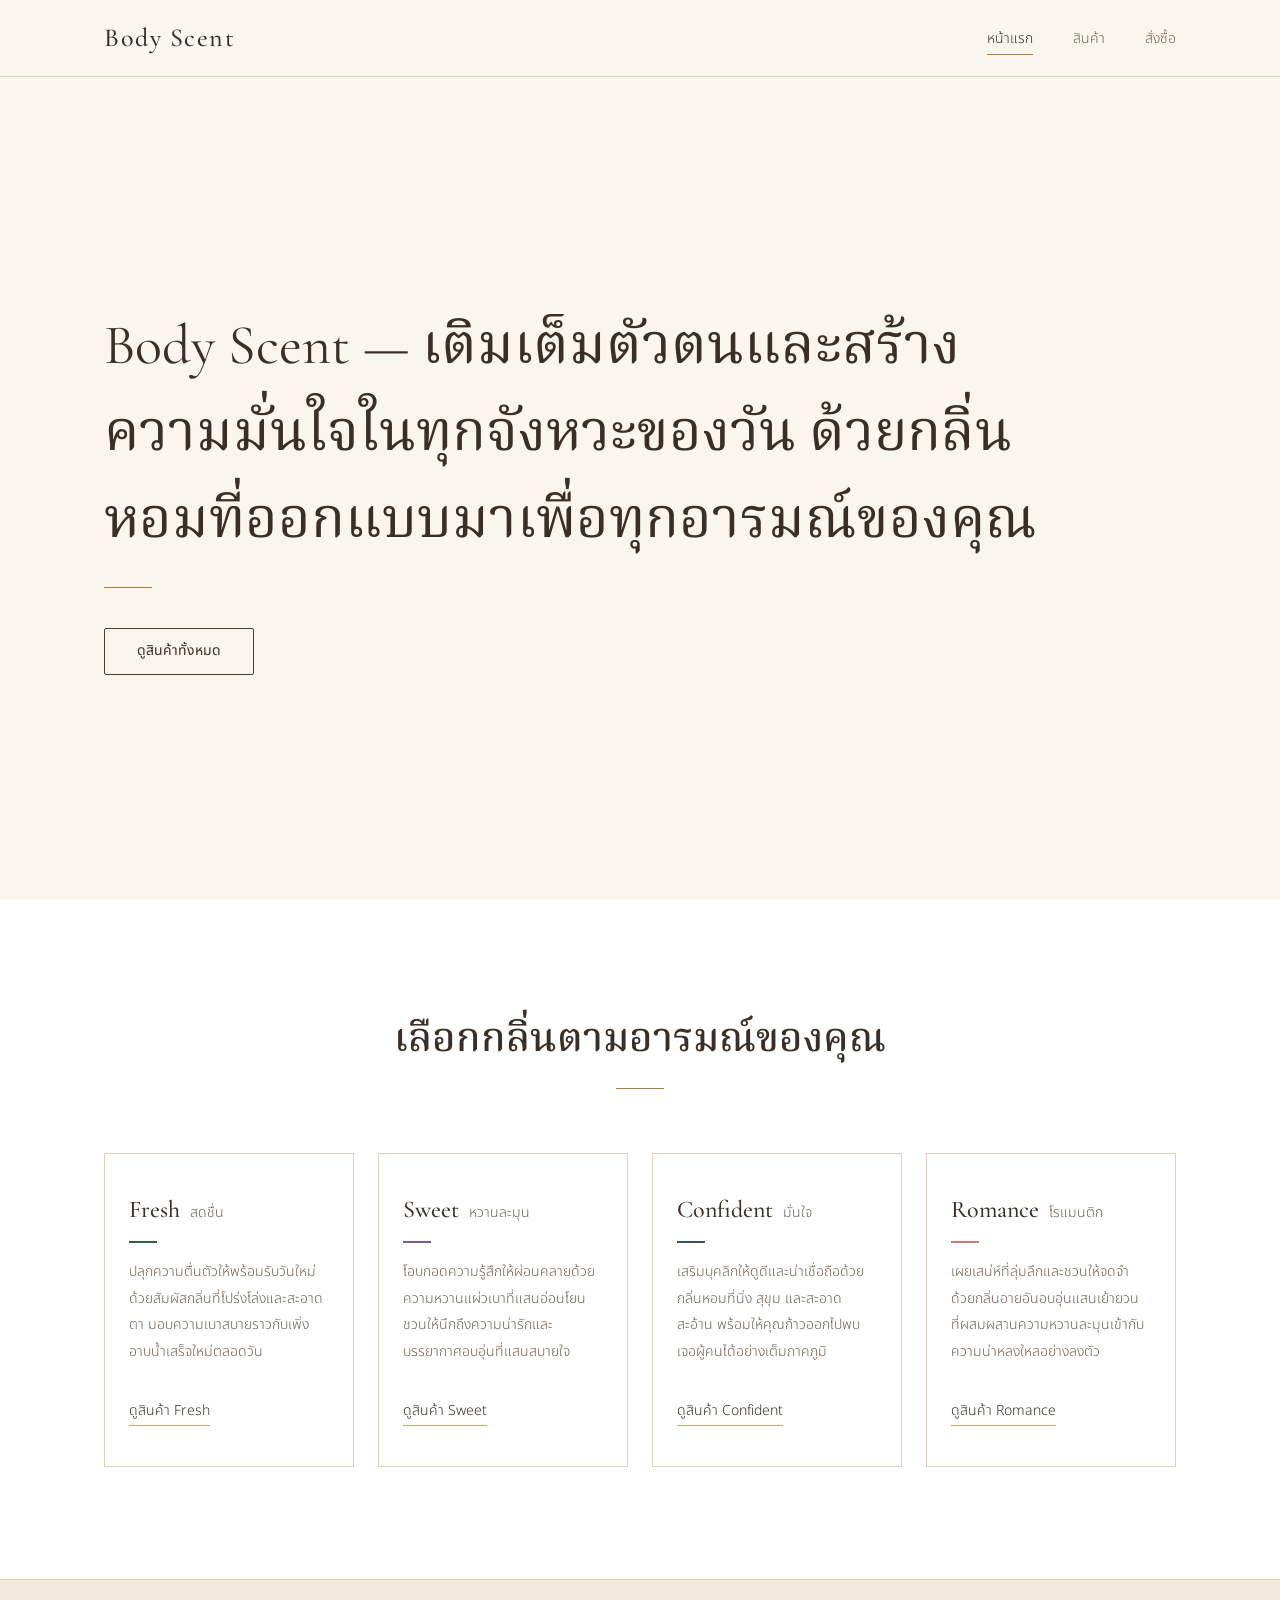
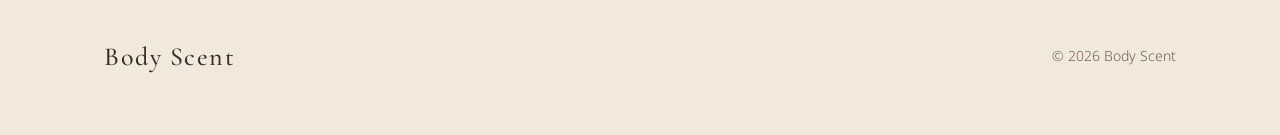
<file: index.html>
<!DOCTYPE html>
<html lang="th">
<head>
  <meta charset="UTF-8">
  <meta name="viewport" content="width=device-width, initial-scale=1">
  <title>Body Scent</title>
  <meta name="description" content="Body Scent น้ำหอมฉีดตัวและโรลออน กลิ่นหอมที่ออกแบบมาเพื่อทุกอารมณ์ของคุณ">
  <link rel="stylesheet" href="style.css">
</head>
<body>

  <header class="site-header">
    <div class="container site-header__inner">
      <a class="brand" href="index.html">Body Scent</a>
      <nav aria-label="เมนูหลัก">
        <ul class="site-nav">
          <li><a href="index.html" aria-current="page">หน้าแรก</a></li>
          <li><a href="product.html">สินค้า</a></li>
          <li><a href="order.html">สั่งซื้อ</a></li>
        </ul>
      </nav>
    </div>
  </header>

  <main>
    <section class="hero hero--full">
      <div class="container">
        <h1 class="hero__title">Body Scent — เติมเต็มตัวตนและสร้างความมั่นใจในทุกจังหวะของวัน ด้วยกลิ่นหอมที่ออกแบบมาเพื่อทุกอารมณ์ของคุณ</h1>
        <span class="rule" aria-hidden="true"></span>
        <div class="hero__actions">
          <a class="btn" href="product.html">ดูสินค้าทั้งหมด</a>
        </div>
      </div>
    </section>

    <section class="section section--white" id="moods">
      <div class="container">
        <div class="section-head is-center">
          <h2>เลือกกลิ่นตามอารมณ์ของคุณ</h2>
          <span class="rule" aria-hidden="true"></span>
        </div>

        <div class="mood-grid">
          <a class="mood-card mood-fresh" href="product.html?mood=fresh">
            <h3>Fresh<span class="mood-card__th">สดชื่น</span></h3>
            <span class="mood-rule" aria-hidden="true"></span>
            <p>ปลุกความตื่นตัวให้พร้อมรับวันใหม่ด้วยสัมผัสกลิ่นที่โปร่งโล่งและสะอาดตา มอบความเบาสบายราวกับเพิ่งอาบน้ำเสร็จใหม่ตลอดวัน</p>
            <span class="mood-card__cta link">ดูสินค้า Fresh</span>
          </a>

          <a class="mood-card mood-sweet" href="product.html?mood=sweet">
            <h3>Sweet<span class="mood-card__th">หวานละมุน</span></h3>
            <span class="mood-rule" aria-hidden="true"></span>
            <p>โอบกอดความรู้สึกให้ผ่อนคลายด้วยความหวานแผ่วเบาที่แสนอ่อนโยน ชวนให้นึกถึงความน่ารักและบรรยากาศอบอุ่นที่แสนสบายใจ</p>
            <span class="mood-card__cta link">ดูสินค้า Sweet</span>
          </a>

          <a class="mood-card mood-confident" href="product.html?mood=confident">
            <h3>Confident<span class="mood-card__th">มั่นใจ</span></h3>
            <span class="mood-rule" aria-hidden="true"></span>
            <p>เสริมบุคลิกให้ดูดีและน่าเชื่อถือด้วยกลิ่นหอมที่นิ่ง สุขุม และสะอาดสะอ้าน พร้อมให้คุณก้าวออกไปพบเจอผู้คนได้อย่างเต็มภาคภูมิ</p>
            <span class="mood-card__cta link">ดูสินค้า Confident</span>
          </a>

          <a class="mood-card mood-romance" href="product.html?mood=romance">
            <h3>Romance<span class="mood-card__th">โรแมนติก</span></h3>
            <span class="mood-rule" aria-hidden="true"></span>
            <p>เผยเสน่ห์ที่ลุ่มลึกและชวนให้จดจำด้วยกลิ่นอายอันอบอุ่นแสนเย้ายวน ที่ผสมผสานความหวานละมุนเข้ากับความน่าหลงใหลอย่างลงตัว</p>
            <span class="mood-card__cta link">ดูสินค้า Romance</span>
          </a>
        </div>
      </div>
    </section>
  </main>

  <footer class="site-footer">
    <div class="container site-footer__inner">
      <span class="brand">Body Scent</span>
      <p>&copy; 2026 Body Scent</p>
    </div>
  </footer>

  <script src="script.js"></script>
</body>
</html>
</file>
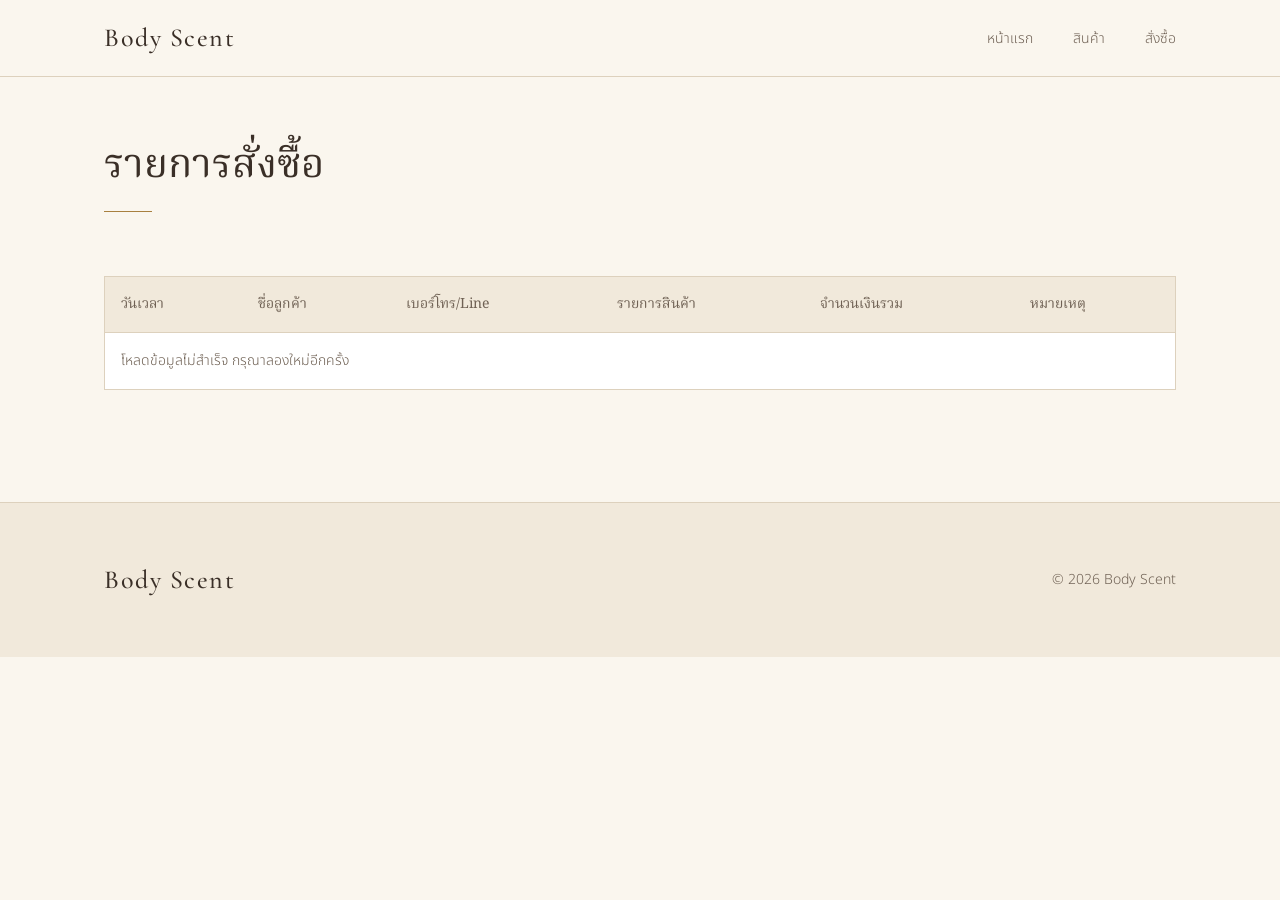
<file: admin.html>
<!DOCTYPE html>
<html lang="th">
<head>
  <meta charset="UTF-8">
  <meta name="viewport" content="width=device-width, initial-scale=1">
  <meta name="robots" content="noindex, nofollow">
  <title>รายการสั่งซื้อ | Body Scent</title>
  <link rel="stylesheet" href="style.css">
</head>
<body>

  <header class="site-header">
    <div class="container site-header__inner">
      <a class="brand" href="index.html">Body Scent</a>
      <nav aria-label="เมนูหลัก">
        <ul class="site-nav">
          <li><a href="index.html">หน้าแรก</a></li>
          <li><a href="product.html">สินค้า</a></li>
          <li><a href="order.html">สั่งซื้อ</a></li>
        </ul>
      </nav>
    </div>
  </header>

  <main>
    <section class="page-head">
      <div class="container">
        <h1>รายการสั่งซื้อ</h1>
        <span class="rule" aria-hidden="true"></span>
      </div>
    </section>

    <section class="section">
      <div class="container">
        <div class="table-wrap">
          <table id="ordersTable" class="orders-table">
            <thead>
              <tr>
                <th scope="col">วันเวลา</th>
                <th scope="col">ชื่อลูกค้า</th>
                <th scope="col">เบอร์โทร/Line</th>
                <th scope="col">รายการสินค้า</th>
                <th scope="col">จำนวนเงินรวม</th>
                <th scope="col">หมายเหตุ</th>
              </tr>
            </thead>
            <tbody></tbody>
          </table>
        </div>
      </div>
    </section>
  </main>

  <footer class="site-footer">
    <div class="container site-footer__inner">
      <span class="brand">Body Scent</span>
      <p>&copy; 2026 Body Scent</p>
    </div>
  </footer>

  <script src="script.js"></script>
</body>
</html>
</file>
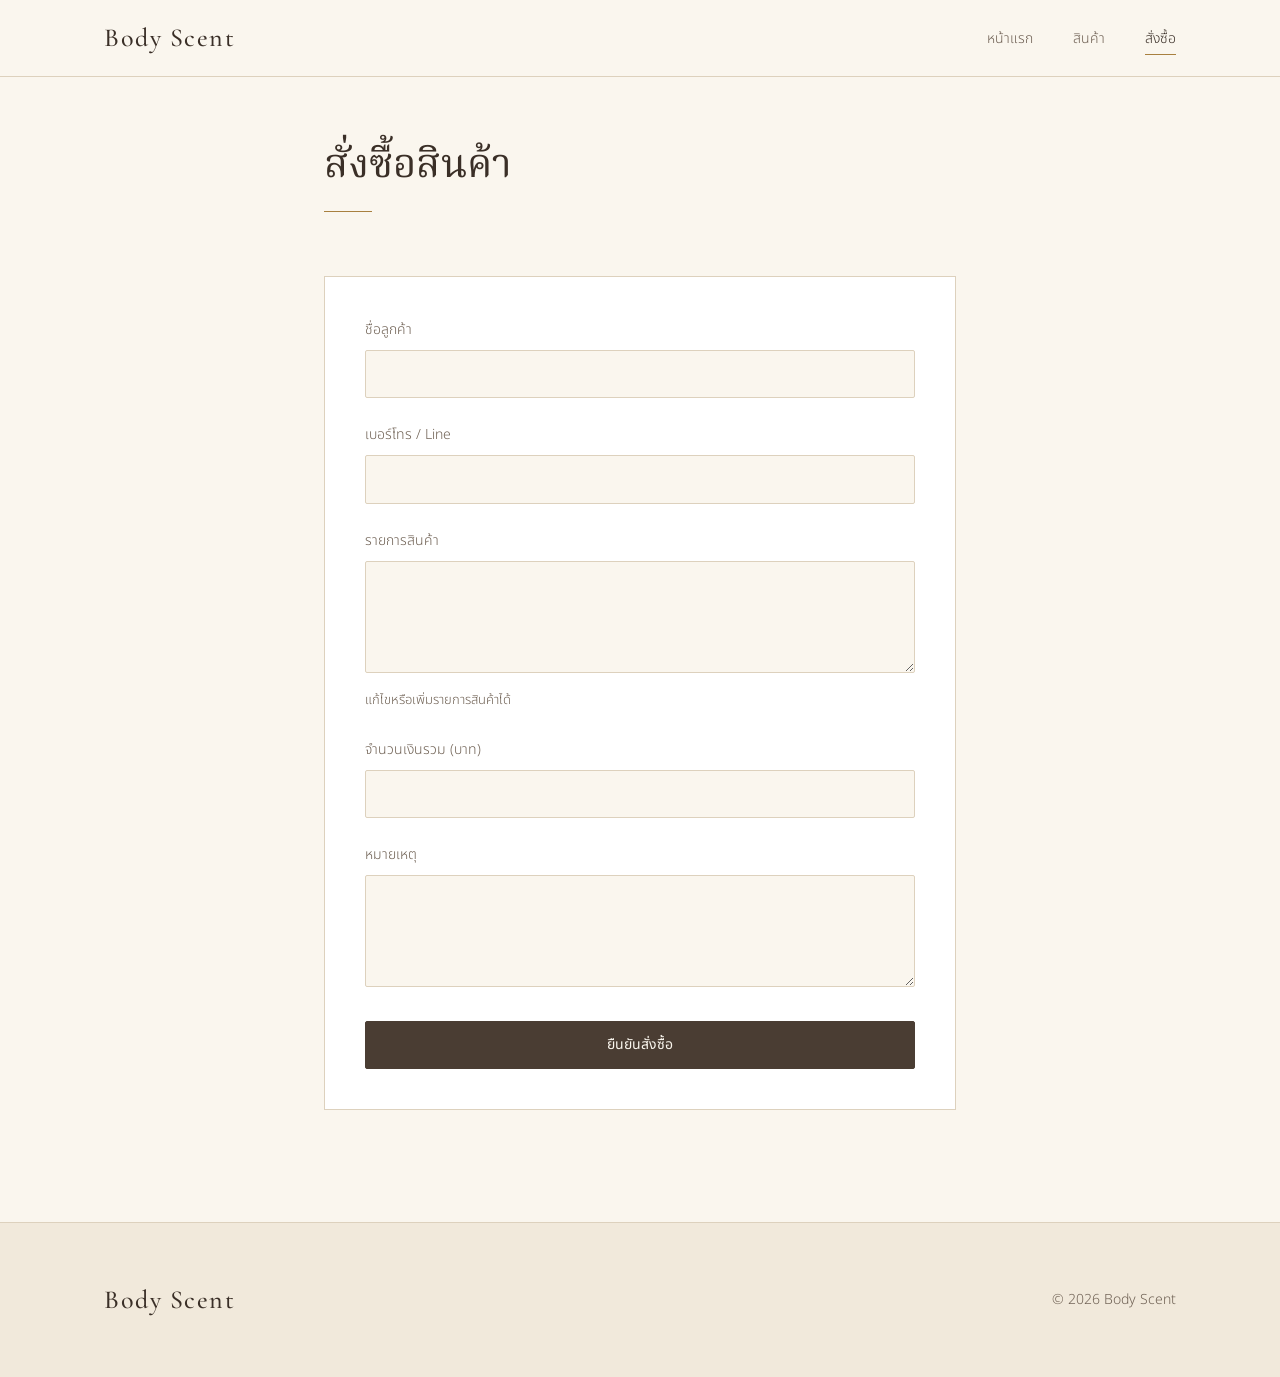
<file: order.html>
<!DOCTYPE html>
<html lang="th">
<head>
  <meta charset="UTF-8">
  <meta name="viewport" content="width=device-width, initial-scale=1">
  <title>สั่งซื้อสินค้า | Body Scent</title>
  <meta name="description" content="กรอกข้อมูลเพื่อสั่งซื้อน้ำหอมฉีดตัวและโรลออน Body Scent">
  <link rel="stylesheet" href="style.css">
</head>
<body>

  <header class="site-header">
    <div class="container site-header__inner">
      <a class="brand" href="index.html">Body Scent</a>
      <nav aria-label="เมนูหลัก">
        <ul class="site-nav">
          <li><a href="index.html">หน้าแรก</a></li>
          <li><a href="product.html">สินค้า</a></li>
          <li><a href="order.html" aria-current="page">สั่งซื้อ</a></li>
        </ul>
      </nav>
    </div>
  </header>

  <main>
    <section class="page-head">
      <div class="container container--narrow">
        <h1>สั่งซื้อสินค้า</h1>
        <span class="rule" aria-hidden="true"></span>
      </div>
    </section>

    <section class="section">
      <div class="container container--narrow">
        <form id="orderForm" class="panel">
          <div class="field">
            <label for="customerName">ชื่อลูกค้า</label>
            <input type="text" id="customerName" name="customerName" required autocomplete="name">
          </div>

          <div class="field">
            <label for="contact">เบอร์โทร / Line</label>
            <input type="text" id="contact" name="contact" required>
          </div>

          <div class="field">
            <label for="items">รายการสินค้า</label>
            <textarea id="items" name="items" rows="3" required></textarea>
            <p class="hint">แก้ไขหรือเพิ่มรายการสินค้าได้</p>
          </div>

          <div class="field">
            <label for="total">จำนวนเงินรวม (บาท)</label>
            <input type="text" id="total" name="total" inputmode="decimal" required>
          </div>

          <div class="field">
            <label for="note">หมายเหตุ</label>
            <textarea id="note" name="note" rows="3"></textarea>
          </div>

          <button type="submit" class="btn btn--solid btn--block">ยืนยันสั่งซื้อ</button>
        </form>
      </div>
    </section>
  </main>

  <footer class="site-footer">
    <div class="container site-footer__inner">
      <span class="brand">Body Scent</span>
      <p>&copy; 2026 Body Scent</p>
    </div>
  </footer>

  <script src="script.js"></script>
</body>
</html>
</file>
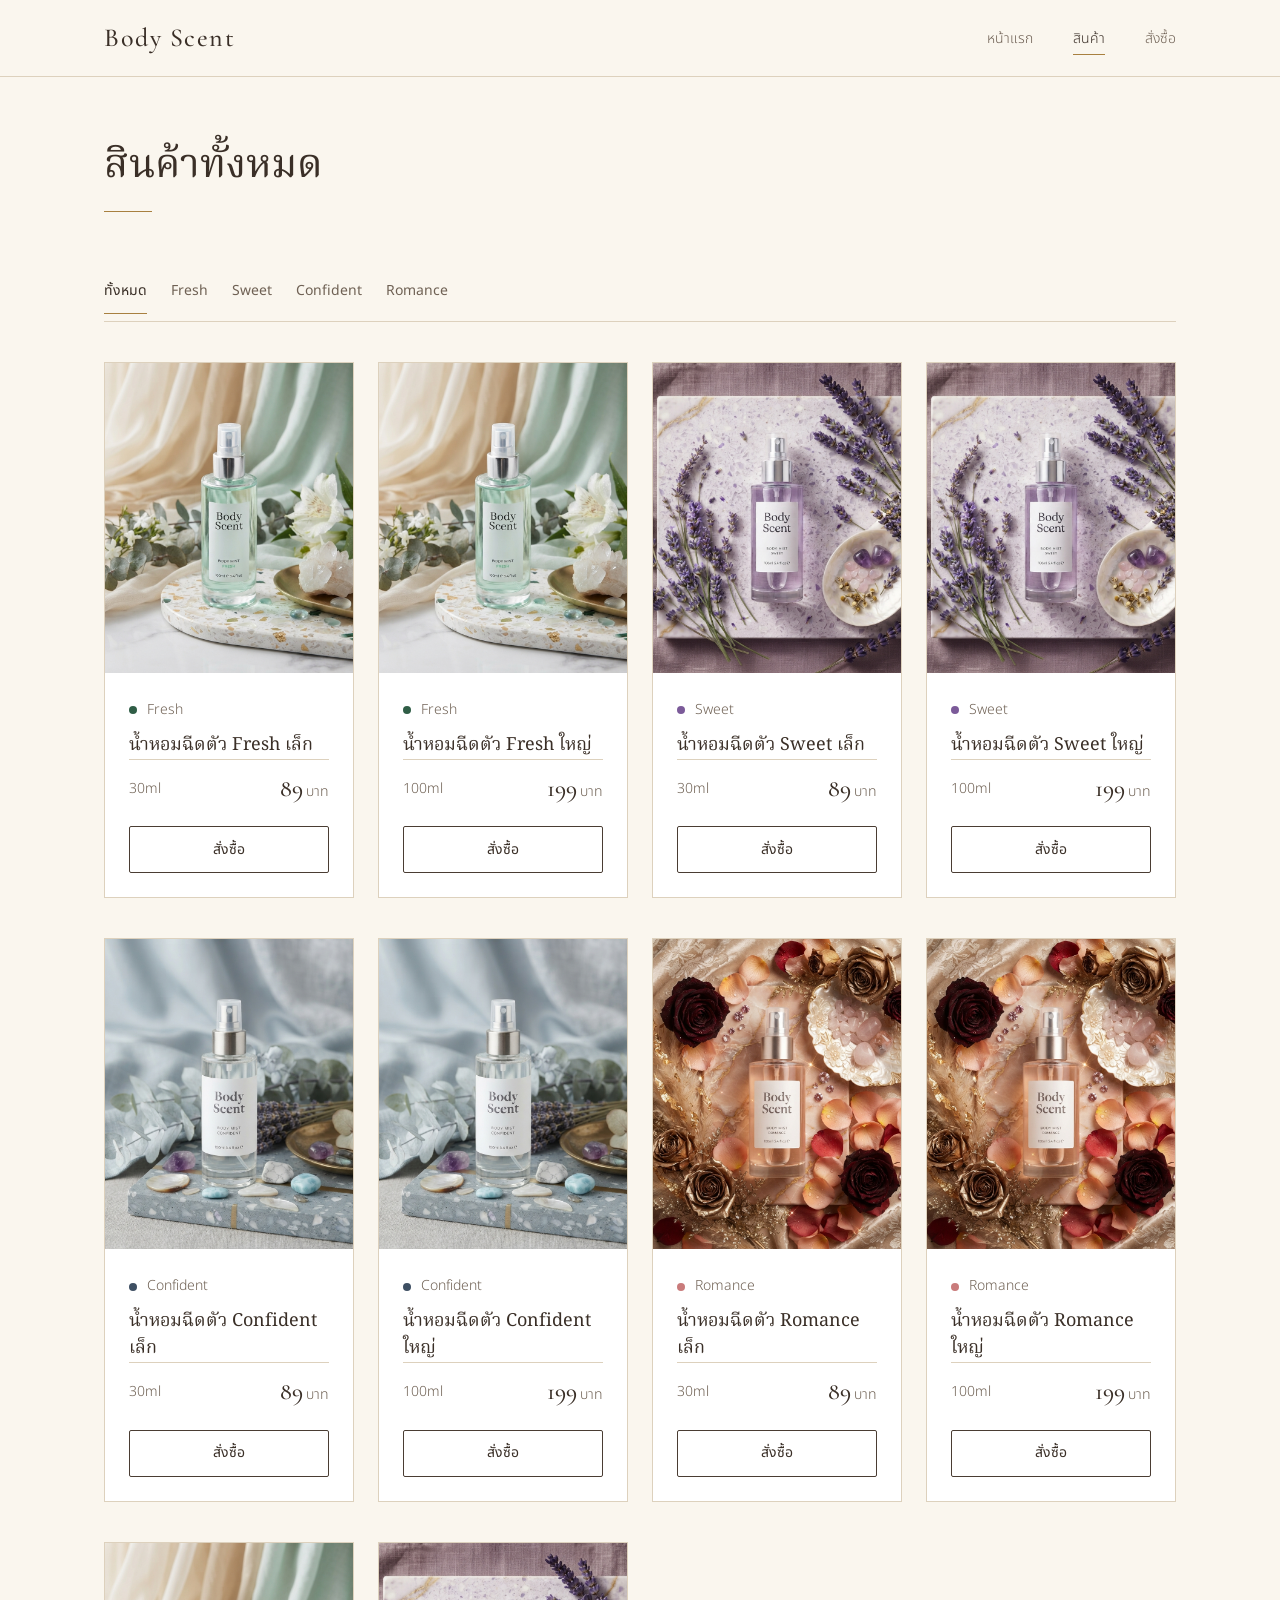
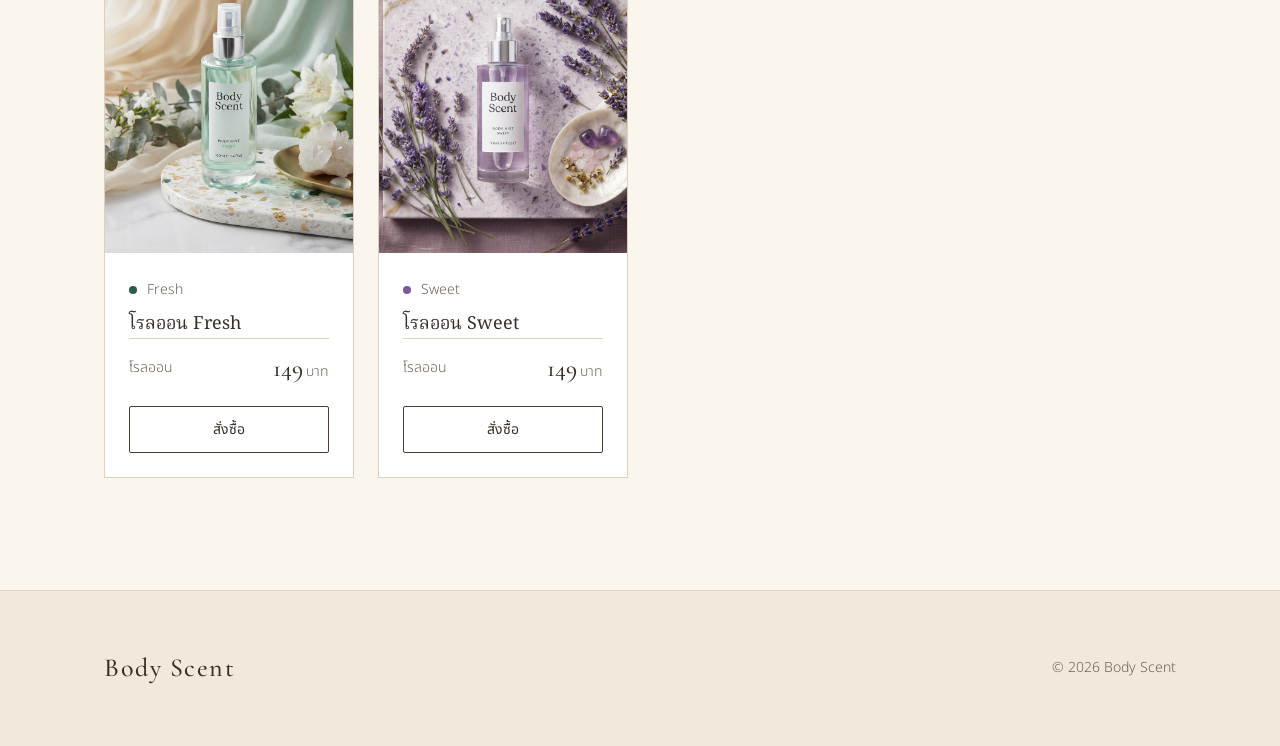
<file: product.html>
<!DOCTYPE html>
<html lang="th">
<head>
  <meta charset="UTF-8">
  <meta name="viewport" content="width=device-width, initial-scale=1">
  <title>สินค้าทั้งหมด | Body Scent</title>
  <meta name="description" content="น้ำหอมฉีดตัวและโรลออน Body Scent เลือกดูตามอารมณ์กลิ่น Fresh, Sweet, Confident และ Romance">
  <link rel="stylesheet" href="style.css">
</head>
<body>

  <header class="site-header">
    <div class="container site-header__inner">
      <a class="brand" href="index.html">Body Scent</a>
      <nav aria-label="เมนูหลัก">
        <ul class="site-nav">
          <li><a href="index.html">หน้าแรก</a></li>
          <li><a href="product.html" aria-current="page">สินค้า</a></li>
          <li><a href="order.html">สั่งซื้อ</a></li>
        </ul>
      </nav>
    </div>
  </header>

  <main>
    <section class="page-head">
      <div class="container">
        <h1>สินค้าทั้งหมด</h1>
        <span class="rule" aria-hidden="true"></span>
      </div>
    </section>

    <section class="section">
      <div class="container">
        <div id="filter-bar" class="filter-bar" role="group" aria-label="กรองตามอารมณ์กลิ่น"></div>
        <div id="product-list" class="product-grid" aria-live="polite"></div>
      </div>
    </section>
  </main>

  <footer class="site-footer">
    <div class="container site-footer__inner">
      <span class="brand">Body Scent</span>
      <p>&copy; 2026 Body Scent</p>
    </div>
  </footer>

  <script src="script.js"></script>
</body>
</html>
</file>
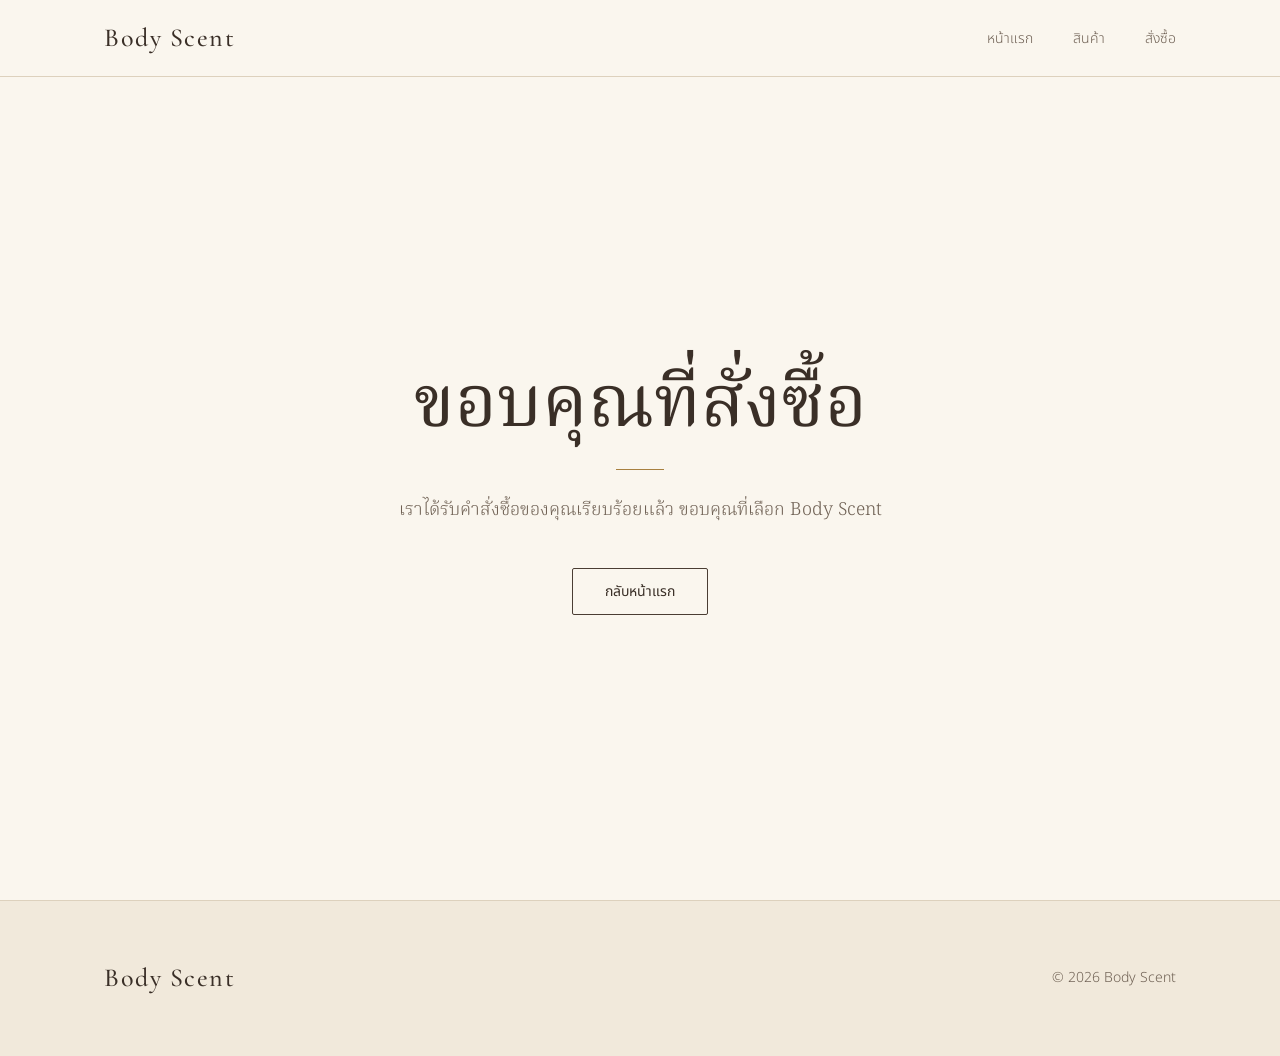
<file: thankyou.html>
<!DOCTYPE html>
<html lang="th">
<head>
  <meta charset="UTF-8">
  <meta name="viewport" content="width=device-width, initial-scale=1">
  <title>ขอบคุณที่สั่งซื้อ | Body Scent</title>
  <link rel="stylesheet" href="style.css">
</head>
<body>

  <header class="site-header">
    <div class="container site-header__inner">
      <a class="brand" href="index.html">Body Scent</a>
      <nav aria-label="เมนูหลัก">
        <ul class="site-nav">
          <li><a href="index.html">หน้าแรก</a></li>
          <li><a href="product.html">สินค้า</a></li>
          <li><a href="order.html">สั่งซื้อ</a></li>
        </ul>
      </nav>
    </div>
  </header>

  <main>
    <section class="thanks">
      <div class="container">
        <h1>ขอบคุณที่สั่งซื้อ</h1>
        <span class="rule" aria-hidden="true"></span>
        <p class="lead">เราได้รับคำสั่งซื้อของคุณเรียบร้อยแล้ว ขอบคุณที่เลือก Body Scent</p>
        <div class="hero__actions" style="justify-content:center">
          <a class="btn" href="index.html">กลับหน้าแรก</a>
        </div>
      </div>
    </section>
  </main>

  <footer class="site-footer">
    <div class="container site-footer__inner">
      <span class="brand">Body Scent</span>
      <p>&copy; 2026 Body Scent</p>
    </div>
  </footer>

</body>
</html>
</file>
<file: style.css>
/* ==========================================================================
   Body Scent — shared theme
   Premium, quiet, minimal. White / cream / deep beige with a soft bronze accent.
   Mood colours appear only as small touches (dots, short rules), never as fills.
   ========================================================================== */

@import url("https://fonts.googleapis.com/css2?family=Cormorant+Garamond:ital,wght@0,400;0,500;0,600;1,400&family=Noto+Serif+Thai:wght@300;400;500&family=Noto+Sans+Thai:wght@300;400;500&display=swap");

/* ---------- Tokens ---------- */
:root {
  /* surfaces */
  --white: #ffffff;
  --cream: #faf6ee;
  --sand: #f1e9db;
  --beige: #d9c9ae;
  --beige-deep: #a89274;

  /* ink */
  --ink: #3a2f27;
  --ink-soft: #6f6154;
  --line: #ddd1bd;
  --line-strong: #4a3d33;

  /* accent (gold / bronze) */
  --bronze: #a8803f;
  --bronze-soft: #c9a96b;
  --bronze-wash: rgba(168, 128, 63, 0.1);

  /* mood touches */
  --fresh: #2f5d46;
  --sweet: #7b5a99;
  --confident: #3e4f63;
  --romance: #c97b7b;

  /* type */
  --font-display: "Cormorant Garamond", "Noto Serif Thai", Georgia, serif;
  --font-serif-th: "Noto Serif Thai", "Cormorant Garamond", Georgia, serif;
  --font-body: "Noto Sans Thai", "Helvetica Neue", Arial, sans-serif;

  /* scale */
  --fs-sm: 0.875rem;
  --fs-base: 1rem;
  --fs-lg: 1.125rem;
  --fs-h3: clamp(1.25rem, 1.1rem + 0.5vw, 1.5rem);
  --fs-h2: clamp(1.75rem, 1.4rem + 1.4vw, 2.5rem);
  --fs-h1: clamp(2.5rem, 1.7rem + 3.6vw, 4.5rem);

  /* spacing */
  --space-1: 0.5rem;
  --space-2: 1rem;
  --space-3: 1.5rem;
  --space-4: 2.5rem;
  --space-5: 4rem;
  --space-6: 7rem;

  --container: 1120px;
  --radius: 2px;
  --ease: cubic-bezier(0.22, 0.61, 0.36, 1);
}

/* ---------- Reset / base ---------- */
*,
*::before,
*::after {
  box-sizing: border-box;
}

html {
  scroll-behavior: smooth;
  -webkit-text-size-adjust: 100%;
}

body {
  margin: 0;
  background: var(--cream);
  color: var(--ink);
  font-family: var(--font-body);
  font-size: var(--fs-base);
  font-weight: 300;
  line-height: 1.9; /* Thai needs generous leading */
  -webkit-font-smoothing: antialiased;
}

img {
  display: block;
  max-width: 100%;
  height: auto;
}

a {
  color: inherit;
  text-decoration: none;
}

p {
  margin: 0 0 var(--space-2);
}

:focus-visible {
  outline: 1px solid var(--bronze);
  outline-offset: 4px;
}

::selection {
  background: var(--bronze-soft);
  color: var(--ink);
}

/* ---------- Typography ---------- */
h1,
h2,
h3,
h4 {
  margin: 0 0 var(--space-2);
  font-family: var(--font-display);
  font-weight: 500;
  line-height: 1.3;
  color: var(--ink);
}

h1 {
  font-size: var(--fs-h1);
  font-weight: 400;
  line-height: 1.15;
}

h2 {
  font-size: var(--fs-h2);
}

h3 {
  font-size: var(--fs-h3);
}

.lead {
  max-width: 34em;
  font-family: var(--font-serif-th);
  font-size: var(--fs-lg);
  font-weight: 300;
  color: var(--ink-soft);
}

.muted {
  color: var(--ink-soft);
}

.small {
  font-size: var(--fs-sm);
}

/* ---------- Layout ---------- */
.container {
  width: 100%;
  max-width: var(--container);
  margin-inline: auto;
  padding-inline: var(--space-3);
}

.section {
  padding-block: var(--space-6);
}

.section--sand {
  background: var(--sand);
}

.section--white {
  background: var(--white);
}

.section-head {
  max-width: 36em;
  margin-bottom: var(--space-5);
}

.section-head.is-center {
  margin-inline: auto;
  text-align: center;
}

.section-head.is-center .lead {
  margin-inline: auto;
}

/* thin bronze rule — a quiet divider */
.rule {
  display: block;
  width: 48px;
  height: 1px;
  margin: var(--space-3) 0;
  border: 0;
  background: var(--bronze);
}

.is-center .rule {
  margin-inline: auto;
}

hr.divider {
  height: 1px;
  margin: var(--space-5) 0;
  border: 0;
  background: var(--line);
}

/* ---------- Header / nav ---------- */
.site-header {
  position: sticky;
  top: 0;
  z-index: 50;
  background: rgba(250, 246, 238, 0.92);
  backdrop-filter: blur(8px);
  border-bottom: 1px solid var(--line);
}

.site-header__inner {
  display: flex;
  align-items: center;
  justify-content: space-between;
  gap: var(--space-3);
  min-height: 76px;
}

.brand {
  font-family: var(--font-display);
  font-size: 1.625rem;
  font-weight: 500;
  letter-spacing: 0.06em;
  line-height: 1;
}

.site-nav {
  display: flex;
  flex-wrap: wrap;
  gap: var(--space-4);
  margin: 0;
  padding: 0;
  list-style: none;
}

.site-nav a {
  position: relative;
  padding-block: 0.25rem;
  font-size: var(--fs-sm);
  color: var(--ink-soft);
  transition: color 0.25s var(--ease);
}

.site-nav a::after {
  content: "";
  position: absolute;
  left: 0;
  right: 0;
  bottom: -2px;
  height: 1px;
  background: var(--bronze);
  transform: scaleX(0);
  transform-origin: left;
  transition: transform 0.3s var(--ease);
}

.site-nav a:hover,
.site-nav a[aria-current="page"] {
  color: var(--ink);
}

.site-nav a:hover::after,
.site-nav a[aria-current="page"]::after {
  transform: scaleX(1);
}

/* ---------- Hero ---------- */
.hero {
  padding-block: var(--space-6);
}

.hero__inner {
  display: grid;
  grid-template-columns: 1.1fr 0.9fr;
  align-items: center;
  gap: var(--space-5);
}

.hero h1 {
  margin-bottom: var(--space-3);
}

.hero__actions {
  display: flex;
  flex-wrap: wrap;
  gap: var(--space-2);
  margin-top: var(--space-4);
}

.hero__media {
  aspect-ratio: 4 / 5;
  background: var(--sand);
  border: 1px solid var(--line);
  overflow: hidden;
}

.hero__media img {
  width: 100%;
  height: 100%;
  object-fit: cover;
}

/* ---------- Buttons ---------- */
.btn {
  display: inline-flex;
  align-items: center;
  justify-content: center;
  gap: 0.5rem;
  padding: 0.8rem 2rem;
  border: 1px solid var(--line-strong);
  border-radius: var(--radius);
  background: transparent;
  color: var(--ink);
  font-family: var(--font-body);
  font-size: var(--fs-sm);
  font-weight: 400;
  line-height: 1.4;
  cursor: pointer;
  transition: background-color 0.3s var(--ease), color 0.3s var(--ease),
    border-color 0.3s var(--ease);
}

.btn:hover {
  background: var(--line-strong);
  color: var(--cream);
}

.btn--solid {
  background: var(--line-strong);
  color: var(--cream);
}

.btn--solid:hover {
  background: var(--ink);
  border-color: var(--ink);
}

.btn--bronze {
  border-color: var(--bronze);
  color: var(--bronze);
}

.btn--bronze:hover {
  background: var(--bronze);
  border-color: var(--bronze);
  color: var(--white);
}

.btn--block {
  width: 100%;
}

.btn[disabled],
.btn[aria-disabled="true"] {
  opacity: 0.45;
  cursor: not-allowed;
  pointer-events: none;
}

.link {
  border-bottom: 1px solid var(--bronze-soft);
  padding-bottom: 1px;
  transition: border-color 0.25s var(--ease), color 0.25s var(--ease);
}

.link:hover {
  color: var(--bronze);
  border-color: var(--bronze);
}

/* ---------- Mood system ----------
   Add a mood class (or data-mood) to any element; it exposes --mood to its
   children. Use .mood-dot or .mood-rule for the small colour touch. */
.mood-fresh,
[data-mood="fresh"] {
  --mood: var(--fresh);
}
.mood-sweet,
[data-mood="sweet"] {
  --mood: var(--sweet);
}
.mood-confident,
[data-mood="confident"] {
  --mood: var(--confident);
}
.mood-romance,
[data-mood="romance"] {
  --mood: var(--romance);
}

.mood-dot {
  display: inline-block;
  width: 8px;
  height: 8px;
  border-radius: 50%;
  background: var(--mood, var(--bronze));
  flex: none;
}

/* short coloured rule beneath a heading */
.mood-rule {
  display: block;
  width: 28px;
  height: 2px;
  margin: var(--space-2) 0;
  background: var(--mood, var(--bronze));
}

.mood-tag {
  display: inline-flex;
  align-items: center;
  gap: 0.6rem;
  font-size: var(--fs-sm);
  color: var(--ink-soft);
}

/* ---------- Mood overview (4 columns) ---------- */
.mood-grid {
  display: grid;
  grid-template-columns: repeat(4, 1fr);
  gap: var(--space-4);
}

.mood-item {
  padding-top: var(--space-3);
  border-top: 1px solid var(--line);
}

.mood-item h3 {
  margin-bottom: 0;
}

.mood-item p {
  font-size: var(--fs-sm);
  color: var(--ink-soft);
}

/* ---------- Product filters ---------- */
.filter-bar {
  display: flex;
  flex-wrap: wrap;
  gap: var(--space-1) var(--space-3);
  margin-bottom: var(--space-4);
  padding-bottom: var(--space-2);
  border-bottom: 1px solid var(--line);
}

.filter-chip {
  position: relative;
  padding: 0.25rem 0;
  border: 0;
  background: none;
  color: var(--ink-soft);
  font-family: var(--font-body);
  font-size: var(--fs-sm);
  cursor: pointer;
  transition: color 0.25s var(--ease);
}

.filter-chip::after {
  content: "";
  position: absolute;
  left: 0;
  right: 0;
  bottom: calc(-0.5rem - 1px);
  height: 1px;
  background: var(--bronze);
  transform: scaleX(0);
  transition: transform 0.3s var(--ease);
}

.filter-chip:hover,
.filter-chip.is-active,
.filter-chip[aria-pressed="true"] {
  color: var(--ink);
}

.filter-chip.is-active::after,
.filter-chip[aria-pressed="true"]::after {
  transform: scaleX(1);
}

/* ---------- Product grid / card ---------- */
.product-grid {
  display: grid;
  grid-template-columns: repeat(auto-fill, minmax(240px, 1fr));
  gap: var(--space-4) var(--space-3);
}

.product-card {
  display: flex;
  flex-direction: column;
  background: var(--white);
  border: 1px solid var(--line);
  transition: border-color 0.3s var(--ease);
}

.product-card:hover {
  border-color: var(--beige-deep);
}

.product-card__media {
  aspect-ratio: 4 / 5;
  background: var(--sand);
  overflow: hidden;
}

.product-card__media img {
  width: 100%;
  height: 100%;
  object-fit: cover;
}

.product-card__body {
  display: flex;
  flex: 1;
  flex-direction: column;
  padding: var(--space-3);
}

.product-card__name {
  margin: var(--space-1) 0 0;
  font-family: var(--font-serif-th);
  font-size: var(--fs-lg);
  font-weight: 400;
  line-height: 1.5;
}

.product-card__desc {
  margin: var(--space-1) 0 var(--space-3);
  font-size: var(--fs-sm);
  color: var(--ink-soft);
}

.product-card__foot {
  display: flex;
  align-items: center;
  justify-content: space-between;
  gap: var(--space-2);
  margin-top: auto;
  padding-top: var(--space-2);
  border-top: 1px solid var(--line);
}

.product-card__meta {
  font-size: var(--fs-sm);
  color: var(--ink-soft);
}

.price {
  font-family: var(--font-display);
  font-size: 1.5rem;
  font-weight: 500;
  line-height: 1;
  color: var(--ink);
}

.price small {
  margin-left: 0.2em;
  font-family: var(--font-body);
  font-size: var(--fs-sm);
  font-weight: 300;
  color: var(--ink-soft);
}

/* ---------- Order form ---------- */
.order-layout {
  display: grid;
  grid-template-columns: 1.1fr 0.9fr;
  gap: var(--space-5);
  align-items: start;
}

.panel {
  padding: var(--space-4);
  background: var(--white);
  border: 1px solid var(--line);
}

.field {
  margin-bottom: var(--space-3);
}

.field label {
  display: block;
  margin-bottom: 0.4rem;
  font-size: var(--fs-sm);
  color: var(--ink-soft);
}

.field input,
.field textarea,
.field select {
  width: 100%;
  padding: 0.7rem 0.9rem;
  border: 1px solid var(--line);
  border-radius: var(--radius);
  background: var(--cream);
  color: var(--ink);
  font-family: var(--font-body);
  font-size: var(--fs-base);
  font-weight: 300;
  transition: border-color 0.25s var(--ease), background-color 0.25s var(--ease);
}

.field textarea {
  min-height: 7rem;
  resize: vertical;
}

.field input:hover,
.field textarea:hover,
.field select:hover {
  border-color: var(--beige-deep);
}

.field input:focus,
.field textarea:focus,
.field select:focus {
  outline: none;
  border-color: var(--bronze);
  background: var(--white);
}

.field .hint {
  margin-top: 0.3rem;
  font-size: 0.8125rem;
  color: var(--ink-soft);
}

.field.has-error input,
.field.has-error textarea {
  border-color: #a6574f;
}

.field .error {
  margin-top: 0.3rem;
  font-size: 0.8125rem;
  color: #a6574f;
}

/* ---------- Cart / order summary ---------- */
.cart-list {
  margin: 0 0 var(--space-3);
  padding: 0;
  list-style: none;
}

.cart-item {
  display: flex;
  align-items: center;
  justify-content: space-between;
  gap: var(--space-2);
  padding-block: var(--space-2);
  border-bottom: 1px solid var(--line);
}

.cart-item__name {
  font-family: var(--font-serif-th);
  font-size: var(--fs-base);
  line-height: 1.5;
}

.cart-item__meta {
  font-size: var(--fs-sm);
  color: var(--ink-soft);
}

.qty {
  display: inline-flex;
  align-items: center;
  border: 1px solid var(--line);
  border-radius: var(--radius);
}

.qty button {
  width: 2rem;
  height: 2rem;
  border: 0;
  background: none;
  color: var(--ink);
  font-size: 1.125rem;
  line-height: 1;
  cursor: pointer;
  transition: background-color 0.2s var(--ease);
}

.qty button:hover {
  background: var(--sand);
}

.qty span {
  min-width: 2rem;
  text-align: center;
  font-size: var(--fs-sm);
}

.cart-total {
  display: flex;
  align-items: baseline;
  justify-content: space-between;
  margin-bottom: var(--space-3);
  padding-top: var(--space-2);
}

.cart-total .price {
  font-size: 2rem;
  color: var(--bronze);
}

.cart-empty {
  padding-block: var(--space-3);
  font-size: var(--fs-sm);
  color: var(--ink-soft);
}

/* ---------- Status message (after submit) ---------- */
.form-status {
  margin-top: var(--space-3);
  padding: var(--space-2) var(--space-3);
  border: 1px solid var(--line);
  border-left: 2px solid var(--bronze);
  background: var(--bronze-wash);
  font-size: var(--fs-sm);
}

.form-status.is-error {
  border-left-color: #a6574f;
  background: rgba(166, 87, 79, 0.08);
}

/* ---------- Footer ---------- */
.site-footer {
  padding-block: var(--space-5);
  border-top: 1px solid var(--line);
  background: var(--sand);
  font-size: var(--fs-sm);
  color: var(--ink-soft);
}

.site-footer__inner {
  display: flex;
  flex-wrap: wrap;
  align-items: center;
  justify-content: space-between;
  gap: var(--space-3);
}

.site-footer .brand {
  color: var(--ink);
}

/* ---------- Utilities ---------- */
.visually-hidden {
  position: absolute;
  width: 1px;
  height: 1px;
  margin: -1px;
  padding: 0;
  overflow: hidden;
  clip: rect(0, 0, 0, 0);
  white-space: nowrap;
  border: 0;
}

.text-center {
  text-align: center;
}

.mt-3 {
  margin-top: var(--space-3);
}

.mt-4 {
  margin-top: var(--space-4);
}

/* ---------- Responsive ---------- */
@media (max-width: 960px) {
  :root {
    --space-5: 3rem;
    --space-6: 5rem;
  }

  .mood-grid {
    grid-template-columns: repeat(2, 1fr);
  }

  .order-layout {
    grid-template-columns: 1fr;
  }
}

@media (max-width: 720px) {
  .hero {
    padding-block: var(--space-5);
  }

  .hero__inner {
    grid-template-columns: 1fr;
    gap: var(--space-4);
  }

  .hero__media {
    order: -1;
    aspect-ratio: 4 / 3;
  }

  .site-header__inner {
    flex-direction: column;
    justify-content: center;
    gap: 0.5rem;
    padding-block: var(--space-2);
  }

  .site-nav {
    justify-content: center;
    gap: var(--space-3);
  }

  .panel {
    padding: var(--space-3);
  }
}

@media (max-width: 520px) {
  :root {
    --space-6: 4rem;
  }

  .container {
    padding-inline: var(--space-2);
  }

  .mood-grid {
    grid-template-columns: 1fr;
    gap: var(--space-3);
  }

  .product-grid {
    grid-template-columns: 1fr;
  }

  .hero__actions .btn {
    width: 100%;
  }

  .site-footer__inner {
    flex-direction: column;
    text-align: center;
  }
}

/* ---------- Reduced motion ---------- */
@media (prefers-reduced-motion: reduce) {
  html {
    scroll-behavior: auto;
  }

  *,
  *::before,
  *::after {
    transition-duration: 0.01ms !important;
    animation-duration: 0.01ms !important;
  }
}

/* ==========================================================================
   Page additions — home (index.html) and products (product.html)
   ========================================================================== */

/* ---------- Full-screen hero (text only) ---------- */
.hero--full {
  display: flex;
  align-items: center;
  min-height: calc(100vh - 77px);
  min-height: calc(100svh - 77px);
}

.hero__title {
  max-width: 17em;
  font-size: clamp(1.875rem, 1.1rem + 3vw, 3.5rem);
  font-weight: 400;
  line-height: 1.55; /* Thai needs more leading than the default h1 */
  text-wrap: balance;
}

/* ---------- Mood cards (whole card is a link) ---------- */
.mood-grid {
  gap: var(--space-3);
}

.mood-card {
  display: flex;
  flex-direction: column;
  padding: var(--space-4) var(--space-3);
  background: var(--white);
  border: 1px solid var(--line);
  transition: border-color 0.3s var(--ease);
}

.mood-card:hover {
  border-color: var(--bronze);
}

.mood-card h3 {
  margin-bottom: 0;
}

.mood-card__th {
  margin-left: 0.6rem;
  font-family: var(--font-body);
  font-size: var(--fs-sm);
  font-weight: 300;
  color: var(--ink-soft);
}

.mood-card p {
  flex: 1;
  font-size: var(--fs-sm);
  color: var(--ink-soft);
}

.mood-card__cta {
  align-self: flex-start;
  margin-top: var(--space-2);
  font-size: var(--fs-sm);
}

.mood-card:hover .mood-card__cta {
  color: var(--bronze);
  border-color: var(--bronze);
}

/* ---------- Page heading (inner pages) ---------- */
.page-head {
  padding-block: var(--space-5) var(--space-4);
}

.page-head h1 {
  margin-bottom: 0;
  font-size: var(--fs-h2);
}

.page-head + .section {
  padding-top: 0;
}

.site-footer p {
  margin: 0;
}

@media (max-width: 720px) {
  .hero--full {
    min-height: calc(100vh - 130px);
    min-height: calc(100svh - 130px);
  }
}

/* ==========================================================================
   Page additions — order, thank-you, admin
   ========================================================================== */

.container--narrow {
  max-width: 680px;
}

/* ---------- Thank-you page ---------- */
.thanks {
  display: flex;
  align-items: center;
  min-height: calc(100vh - 77px);
  min-height: calc(100svh - 77px);
  text-align: center;
}

.thanks .lead {
  margin-inline: auto;
}

.thanks .rule {
  margin-inline: auto;
}

/* ---------- Admin table ---------- */
.table-wrap {
  overflow-x: auto;
  background: var(--white);
  border: 1px solid var(--line);
}

.orders-table {
  width: 100%;
  min-width: 760px;
  border-collapse: collapse;
  font-size: var(--fs-sm);
}

.orders-table th,
.orders-table td {
  padding: 0.9rem 1rem;
  border-bottom: 1px solid var(--line);
  text-align: left;
  vertical-align: top;
  overflow-wrap: anywhere;
}

.orders-table th {
  background: var(--sand);
  font-family: var(--font-serif-th);
  font-weight: 400;
  color: var(--ink-soft);
  white-space: nowrap;
}

.orders-table tbody tr:last-child td {
  border-bottom: 0;
}

.orders-table tbody tr:hover {
  background: var(--cream);
}

.orders-table td:nth-child(1),
.orders-table td:nth-child(5) {
  white-space: nowrap;
}

@media (max-width: 720px) {
  .thanks {
    min-height: calc(100vh - 130px);
    min-height: calc(100svh - 130px);
  }
}
</file>
